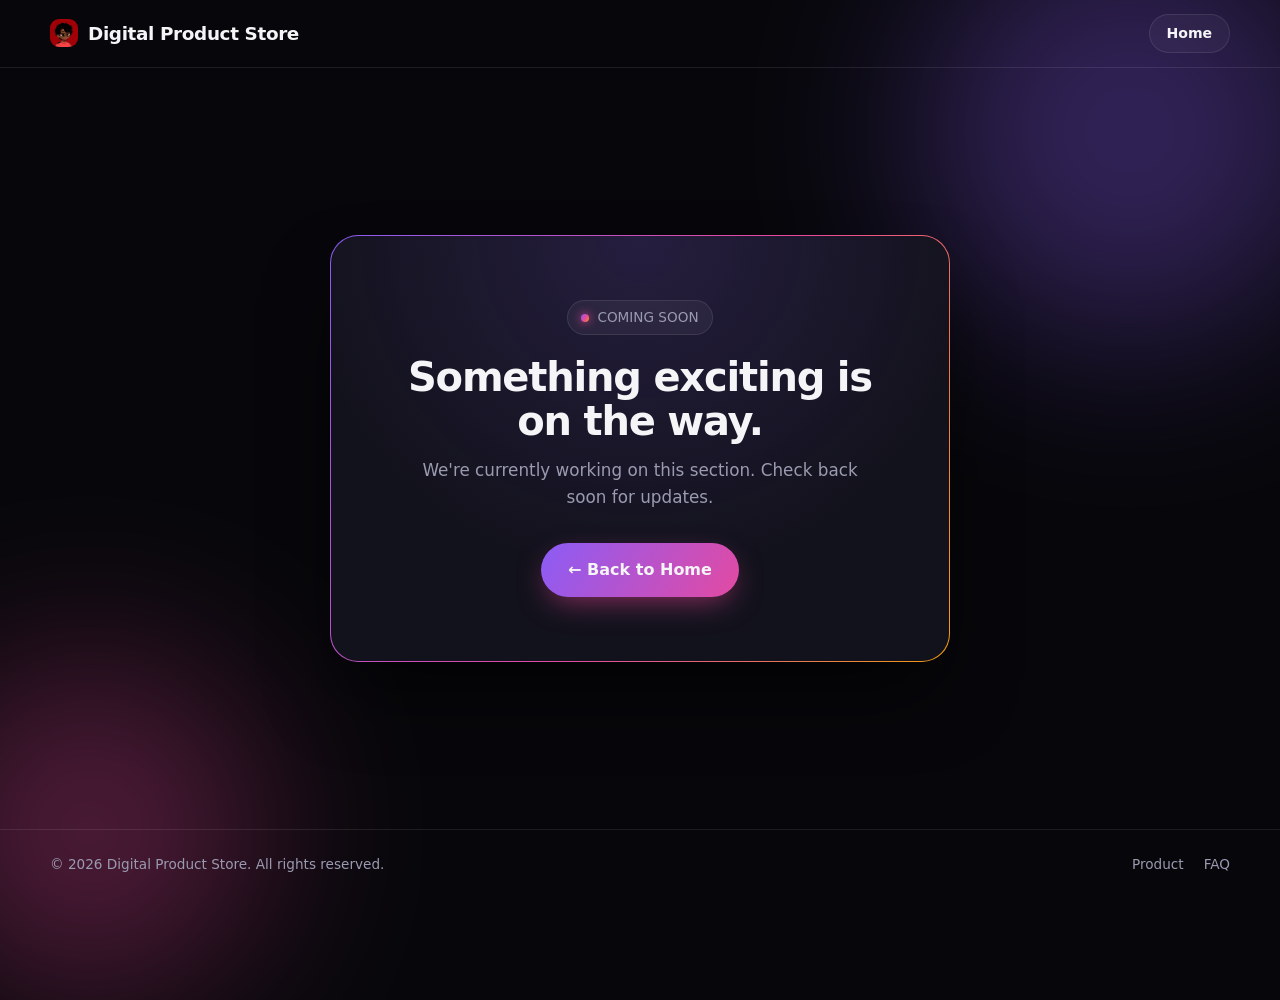
<file: coming-soon.html>
<!DOCTYPE html>
<html lang="en">
<head>
<meta charset="utf-8">
<meta name="viewport" content="width=device-width,initial-scale=1">
<title>Coming Soon — Digital Product Store</title>
<meta name="description" content="Something exciting is on the way.">
<meta name="theme-color" content="#07070b">

<style>
/* ===== BASE TOKENS & STYLES ===== */
:root {
  --bg: #07070b;
  --bg2: #0d0d15;
  --card: #12121c;
  --line: rgba(255, 255, 255, 0.09);
  --tx: #f5f5f7;
  --mu: #9a9ab0;
  --a: #8b5cf6;
  --b: #ec4899;
  --c: #f59e0b;
  --grad: linear-gradient(120deg, var(--a), var(--b) 55%, var(--c));
  --nav: 68px;
  --ease: cubic-bezier(.2, .8, .2, 1);
}

* { box-sizing: border-box; margin: 0; }
body {
  font: 16px/1.6 system-ui, -apple-system, "Segoe UI", Roboto, sans-serif;
  background: var(--bg);
  color: var(--tx);
  overflow-x: hidden;
  -webkit-font-smoothing: antialiased;
}
img { max-width: 100%; display: block; }
a { color: inherit; text-decoration: none; }
button { font: inherit; color: inherit; cursor: pointer; border: 0; background: none; }

.wrap { width: min(1180px, 100% - 40px); margin-inline: auto; }
.narrow { width: min(760px, 100% - 40px); }
.small { font-size: .85rem; }
.mu { color: var(--mu); }

/* Ambient background glows */
.glow {
  position: absolute;
  border-radius: 50%;
  filter: blur(90px);
  opacity: .32;
  pointer-events: none;
}
.g1 {
  width: 420px;
  height: 420px;
  background: var(--a);
  top: -80px;
  right: -60px;
  animation: drift 14s ease-in-out infinite alternate;
}
.g2 {
  width: 340px;
  height: 340px;
  background: var(--b);
  bottom: -100px;
  left: -80px;
  animation: drift 18s ease-in-out infinite alternate-reverse;
}
@keyframes drift {
  to { transform: translate3d(40px, 30px, 0) scale(1.15); }
}

/* Page Layout */
.cs-page {
  min-height: 100svh;
  display: flex;
  flex-direction: column;
  justify-content: space-between;
  position: relative;
  overflow: hidden;
}

/* Nav */
.nav {
  height: var(--nav);
  display: flex;
  align-items: center;
  border-bottom: 1px solid var(--line);
  position: relative;
  z-index: 10;
}
.nav .wrap {
  display: flex;
  align-items: center;
  justify-content: space-between;
  width: min(1180px, 100% - 40px);
}
.brand {
  display: inline-flex;
  align-items: center;
  gap: 10px;
  font-weight: 800;
  font-size: 1.15rem;
  letter-spacing: -.02em;
}
.logo {
  width: 28px;
  height: 28px;
  border-radius: 9px;
  background: var(--grad);
  overflow: hidden;
}
.logo img {
  width: 100%;
  height: 100%;
  object-fit: cover;
}

/* Buttons */
.btn {
  display: inline-flex;
  align-items: center;
  justify-content: center;
  padding: .9em 1.7em;
  border-radius: 999px;
  font-weight: 700;
  transition: box-shadow .3s, background .3s;
}
.btn-p {
  background: var(--grad);
  background-size: 200% 200%;
  animation: grad 6s ease infinite;
  box-shadow: 0 10px 30px -8px rgba(236, 72, 153, .6);
}
.btn-p:hover {
  box-shadow: 0 16px 44px -8px rgba(236, 72, 153, .8);
}
.btn-g {
  border: 1px solid var(--line);
  background: rgba(255, 255, 255, .04);
}
.btn-g:hover {
  background: rgba(255, 255, 255, .1);
}
@keyframes grad { 50% { background-position: 100% 50%; } }

/* Centered Card Content */
.cs-main {
  flex: 1;
  display: grid;
  place-items: center;
  padding: clamp(32px, 6vw, 64px) 0;
  position: relative;
  z-index: 1;
}

.cs-card {
  max-width: 620px;
  width: 100%;
  margin-inline: auto;
  text-align: center;
  padding: clamp(36px, 6vw, 64px) clamp(20px, 5vw, 44px);
  border-radius: 28px;
  background:
    radial-gradient(circle at 50% 0%, rgba(139, 92, 246, 0.16), transparent 65%),
    linear-gradient(var(--card), var(--card)) padding-box,
    var(--grad) border-box;
  border: 1px solid transparent;
  box-shadow: 0 40px 80px -20px rgba(0, 0, 0, .75);
  display: flex;
  flex-direction: column;
  align-items: center;
}

.badge {
  display: inline-flex;
  align-items: center;
  gap: 8px;
  padding: .4em 1em;
  border-radius: 999px;
  border: 1px solid var(--line);
  background: rgba(255, 255, 255, .05);
  font-size: .85rem;
  color: var(--mu);
  margin-bottom: 20px;
}
.badge::before {
  content: "";
  width: 8px;
  height: 8px;
  border-radius: 50%;
  background: var(--grad);
  box-shadow: 0 0 10px var(--b);
  animation: cs-pulse 2s infinite ease-in-out;
}
@keyframes cs-pulse {
  0%, 100% { opacity: .4; transform: scale(.9); }
  50% { opacity: 1; transform: scale(1.15); }
}

.cs-subtitle {
  font-size: clamp(1.8rem, 4.4vw, 2.5rem);
  line-height: 1.1;
  letter-spacing: -.03em;
  font-weight: 800;
  margin-bottom: 14px;
}
.cs-lead {
  color: var(--mu);
  font-size: 1.05rem;
  max-width: 44ch;
  margin: 0 auto 32px;
}

/* Footer */
footer {
  border-top: 1px solid var(--line);
  padding: 24px 0;
  position: relative;
  z-index: 1;
}
footer .wrap {
  display: flex;
  justify-content: space-between;
  align-items: center;
  flex-wrap: wrap;
  gap: 16px;
}
@media (max-width: 640px) {
  footer .wrap { justify-content: center; text-align: center; }
}
</style>
</head>
<body class="cs-page">
  <i class="glow g1" aria-hidden="true"></i>
  <i class="glow g2" aria-hidden="true"></i>

  <!-- Header -->
  <header class="nav">
    <div class="wrap">
      <a href="index.html" class="brand">
        <i class="logo"><img src="logo.png" alt="Logo"></i>
        <span>Digital Product Store</span>
      </a>
      <div>
        <a href="index.html" class="btn btn-g" style="padding: .5em 1.2em; font-size: .88rem;">Home</a>
      </div>
    </div>
  </header>

  <!-- Coming Soon Card -->
  <main class="cs-main">
    <div class="wrap narrow">
      <div class="cs-card">
        <span class="badge">COMING SOON</span>
        <h1 class="cs-subtitle">Something exciting is on the way.</h1>
        <p class="cs-lead">We're currently working on this section. Check back soon for updates.</p>
        <a href="index.html" class="btn btn-p">&larr; Back to Home</a>
      </div>
    </div>
  </main>

  <!-- Footer -->
  <footer>
    <div class="wrap">
      <p class="mu small">&copy; <span id="yr"></span> Digital Product Store. All rights reserved.</p>
      <nav style="display: flex; gap: 20px;">
        <a href="index.html#product" class="mu small">Product</a>
        <a href="index.html#faq" class="mu small">FAQ</a>
      </nav>
    </div>
  </footer>

  <script>
    const yr = document.getElementById('yr');
    if (yr) yr.textContent = new Date().getFullYear();
  </script>
</body>
</html>
</file>
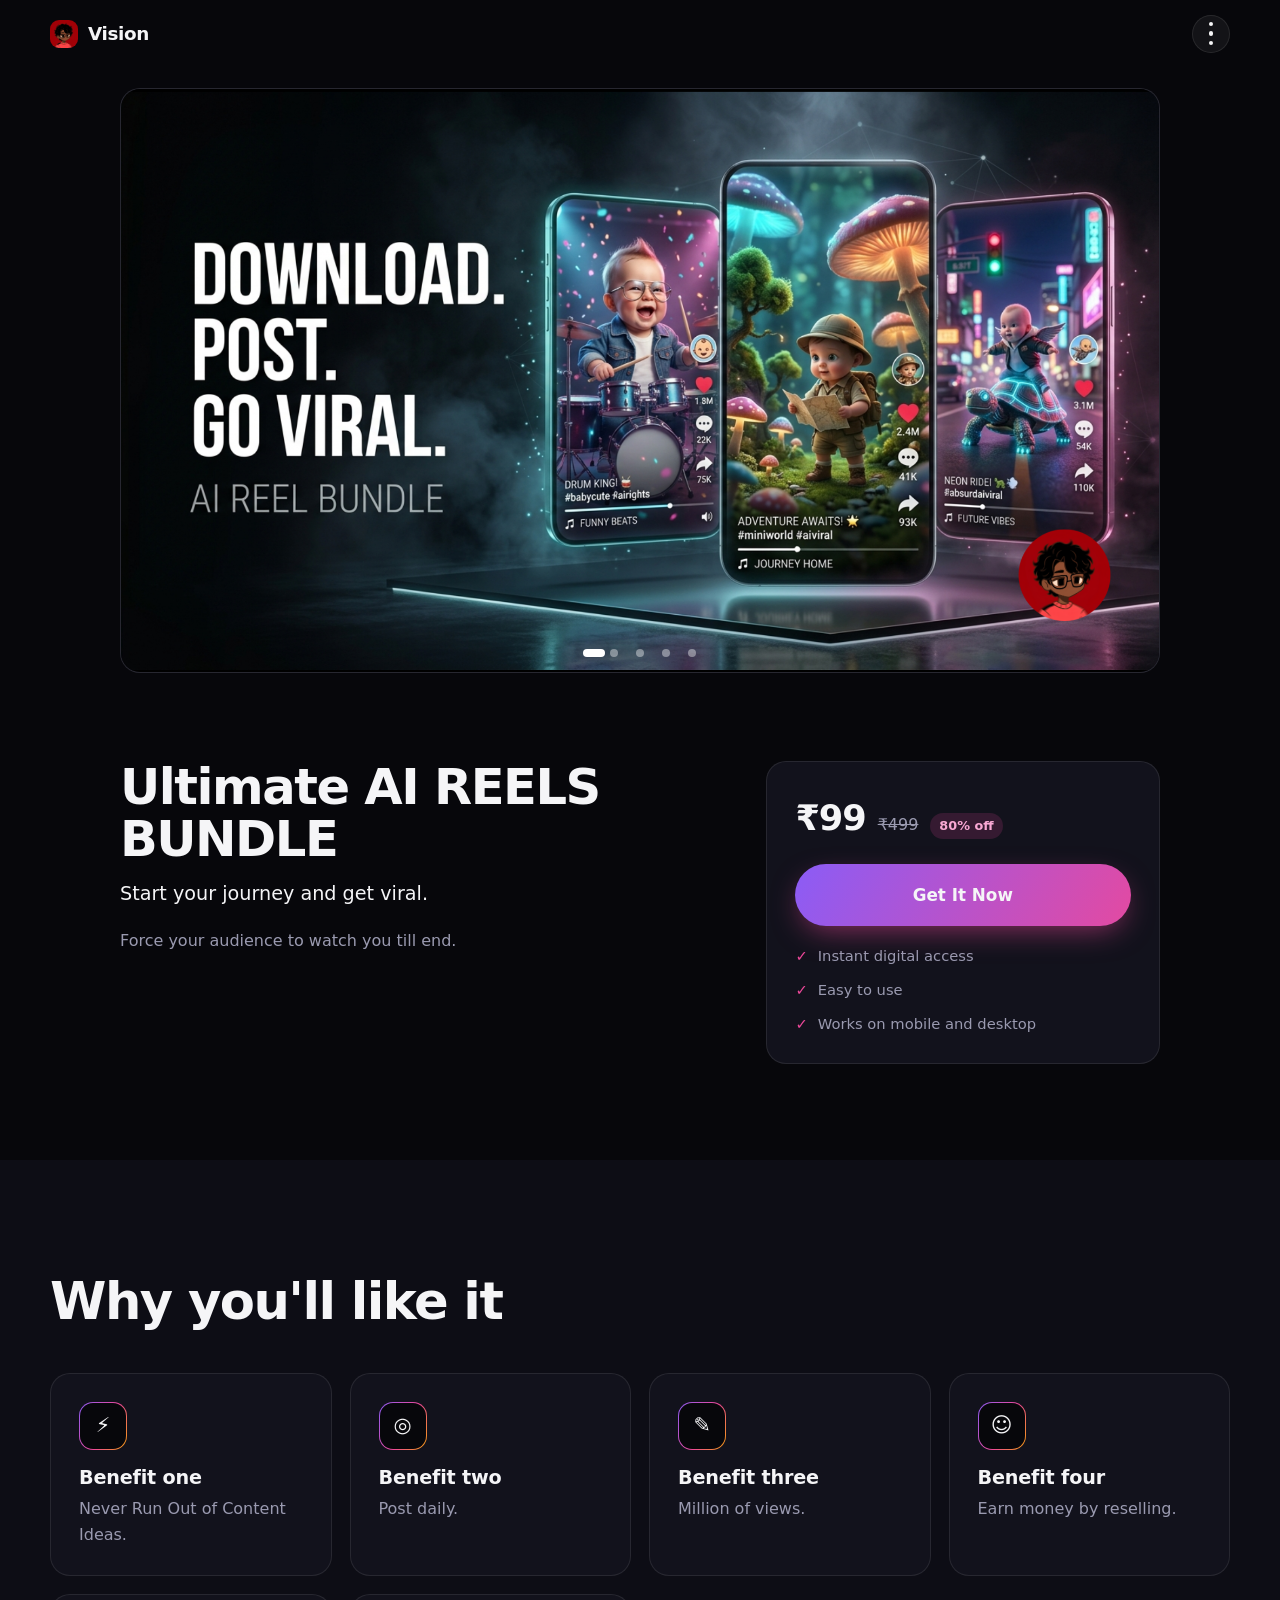
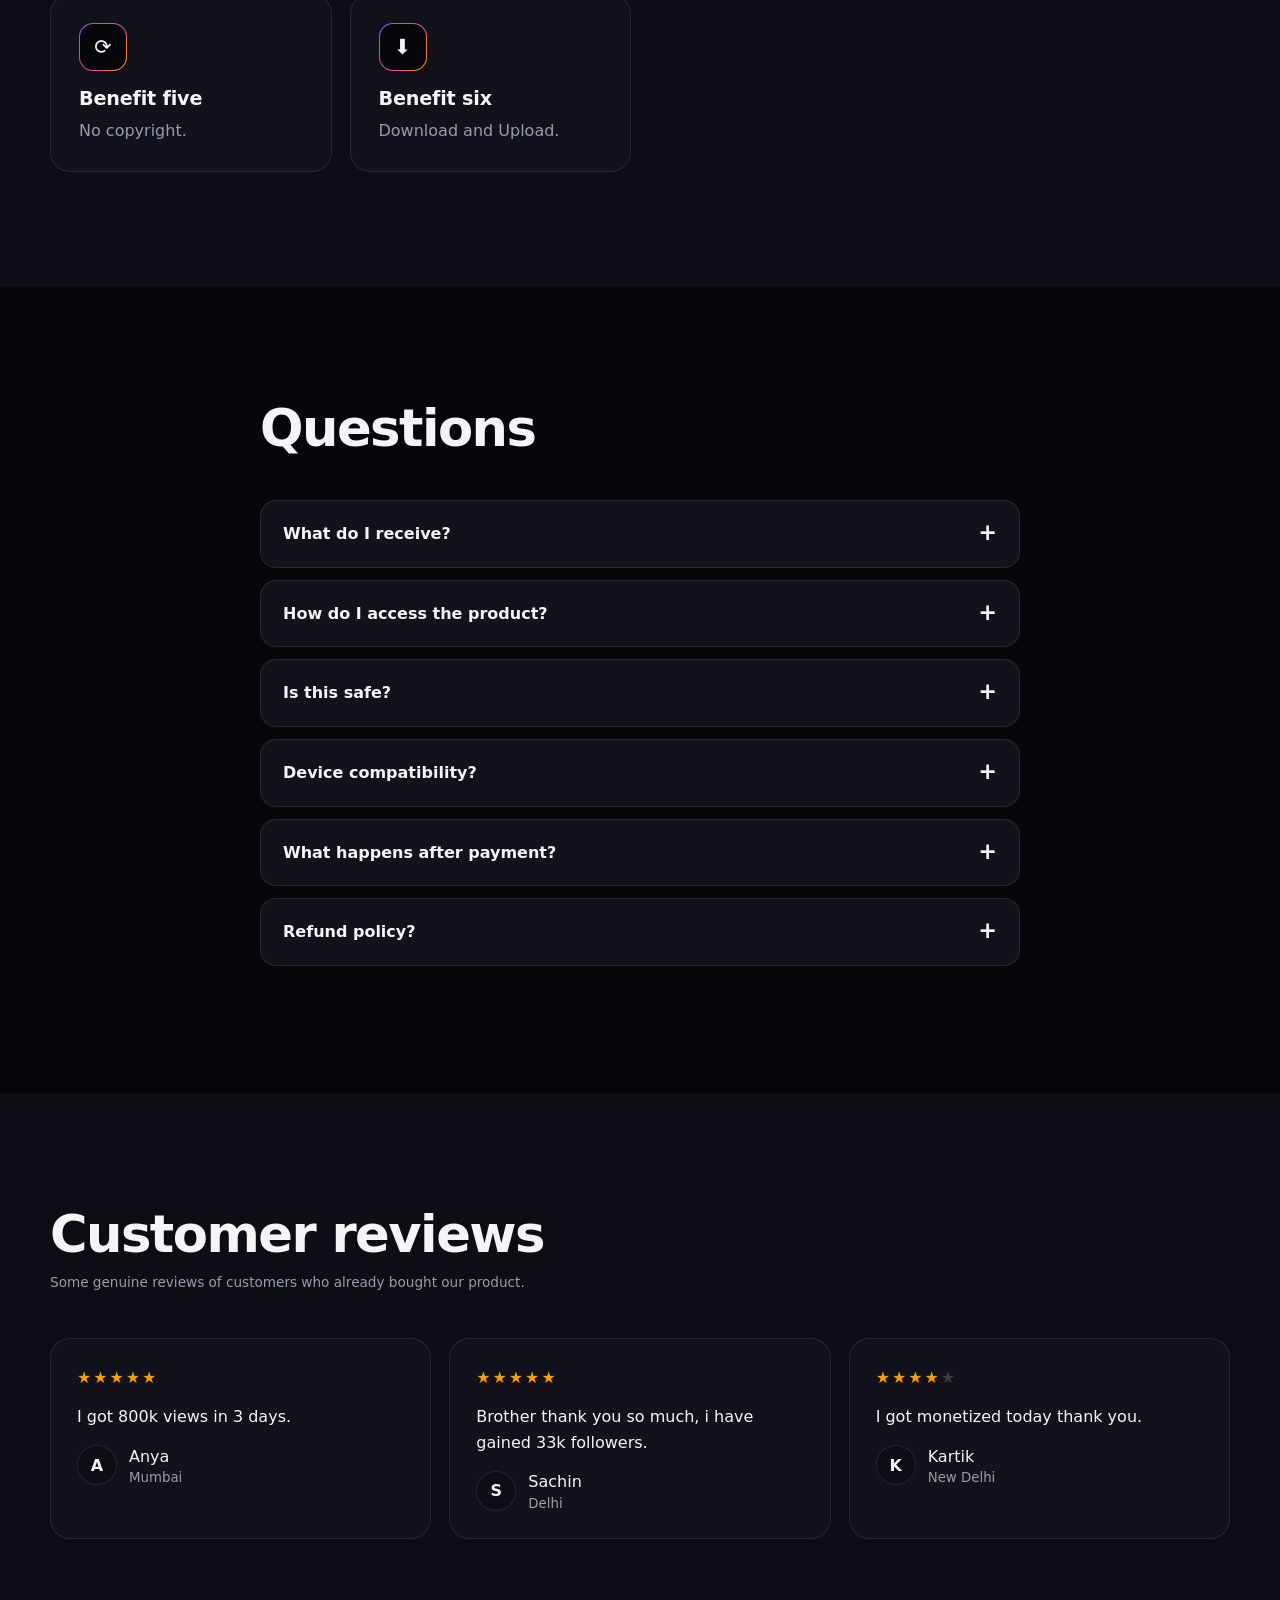
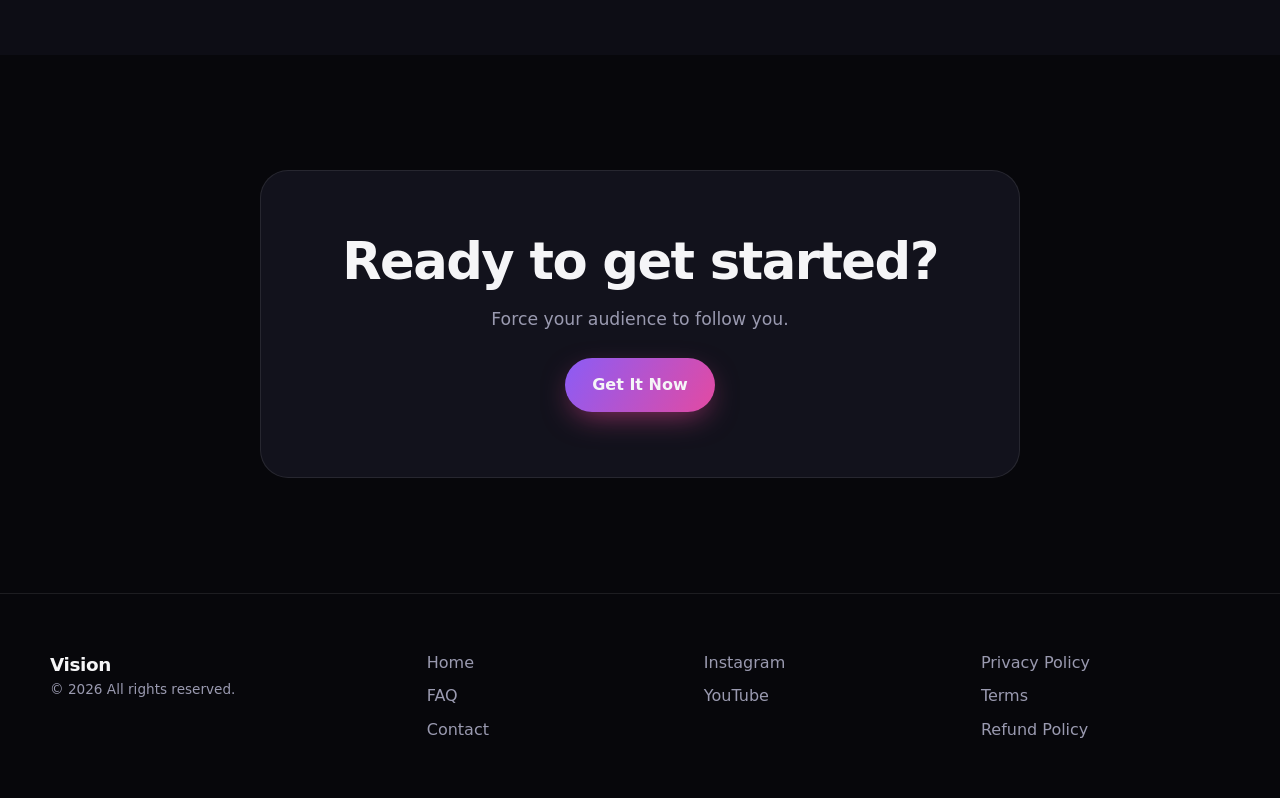
<file: product2.html>
<!DOCTYPE html>
<html lang="en">
<head>
<meta charset="utf-8">
<meta name="viewport" content="width=device-width,initial-scale=1">
<title>Product</title>
<meta name="description" content="Digital product details.">
<meta name="theme-color" content="#07070b">
<!-- product.css is fully standalone: this page needs only product.css and product.js -->
<link rel="stylesheet" href="style2.css">
<noscript><style>.reveal{opacity:1!important}</style></noscript>
</head>
<body>

<header class="nav" id="nav"><div class="wrap">
  <a href="index.html" class="brand"><i class="logo"><img src="logo.png" alt="Logo"></i><span data-cfg="brand"></span></a>
    <!-- 3-DOTS BUTTON -->
  <button class="dots-btn" id="menuBtn" aria-label="Toggle navigation" aria-expanded="false">
    <span></span>
    <span></span>
    <span></span>
  </button>

  <!-- DROPDOWN MENU -->
  <nav class="menu-dropdown" id="menuDropdown">
    <a href="index.html" class="menu-item">Home</a>
    <a href="#highlights" class="menu-item">Features</a>
    <a href="#faq" class="menu-item">FAQ</a>
    <a href="#contact" class="menu-item">Contact</a>
  </nav>

</div></header>

<main>
<!-- 1. CREATIVE SHOWCASE (16:9). Edit the image list in product.js → CONFIG.slides -->
<section class="shot" aria-label="Product creatives"><div class="wrap">
  <div class="reel" id="reel" tabindex="0" role="region" aria-roledescription="carousel" aria-label="Product creatives">
    <div class="slides" id="slides"></div>
    <button class="arr prev" id="prev" aria-label="Previous creative">&#8249;</button>
    <button class="arr next" id="next" aria-label="Next creative">&#8250;</button>
    <div class="dots" id="dots"></div>
  </div>
</div></section>

<!-- 2. PRODUCT INFO. Text comes from product.js → CONFIG -->
<section class="info"><div class="wrap info-grid">
  <div class="reveal">
    <h1 data-cfg="productName"></h1>
    <p class="tagline" data-cfg="tagline"></p>
    <p class="mu desc" data-cfg="description"></p>
  </div>
  <aside class="buy reveal" aria-label="Purchase">
    <div class="price-row"><b class="price" data-price></b><s class="orig" data-orig></s><span class="off" data-off></span></div>
    <!-- PAYMENT: every [data-buy] button runs startCheckout() in product.js -->
    <button class="btn btn-p magnetic" data-buy>Get It Now</button>
    <ul class="incl" id="highlights"></ul>
  </aside>
</div></section>

<!-- 3. BENEFITS (edit CONFIG.benefits) -->
<section class="alt"><div class="wrap">
  <div class="head reveal"><h2>Why you'll like it</h2></div>
  <div class="grid" id="benefits"></div>
</div></section>

<!-- 4. FAQ (edit CONFIG.faq) -->
<section id="faq"><div class="wrap narrow">
  <div class="head reveal"><h2>Questions</h2></div>
  <div id="faqList"></div>
</div></section>

<!-- 5. REVIEWS: DEMO PLACEHOLDERS. Edit or delete CONFIG.reviews -->
<section class="alt" id="reviewsSection"><div class="wrap">
  <div class="head reveal"><h2>Customer reviews</h2><p class="mu small" id="reviewsNote"></p></div>
  <div class="grid" id="reviews"></div>
</div></section>

<!-- 6. FINAL CTA -->
<section><div class="wrap">
  <div class="cta-box reveal">
    <h2 data-cfg="finalHeadline"></h2>
    <p class="lead" data-cfg="finalText"></p>
    <button class="btn btn-p magnetic" data-buy>Get It Now</button>
  </div>
</div></section>
</main>

<footer id="contact"><div class="wrap foot">
  <div><b class="brand" data-cfg="brand"></b><p class="mu small">&copy; <span id="yr"></span> All rights reserved.</p></div>
  <nav aria-label="Footer"><a href="index.html">Home</a><a href="#faq">FAQ</a><a data-link="contact">Contact</a></nav>
  <nav aria-label="Social"><a data-link="instagram" target="_blank" rel="noopener">Instagram</a><a data-link="youtube" target="_blank" rel="noopener">YouTube</a></nav>
  <nav aria-label="Legal"><a data-link="privacy">Privacy Policy</a><a data-link="terms">Terms</a><a data-link="refund">Refund Policy</a></nav>
</div></footer>

<div class="toast" id="toast" role="status"></div>
<script src="script2.js"></script>
</body>
</html>
</file>
<file: style2.css>
/* =====================================================================
   product.css — fully standalone stylesheet for product.html
   (same design language as the homepage: colors, type, buttons, cards)
   Change the look of the whole page from the variables below.
   ===================================================================== */
:root{--bg:#07070b;--bg2:#0d0d15;--card:#12121c;--line:rgba(255,255,255,.09);--tx:#f5f5f7;--mu:#9a9ab0;--a:#8b5cf6;--b:#ec4899;--c:#f59e0b;--grad:linear-gradient(120deg,var(--a),var(--b) 55%,var(--c));--r:20px;--ease:cubic-bezier(.2,.8,.2,1);--nav:68px}

/* ---------- base ---------- */
*{box-sizing:border-box;margin:0}
html{scroll-behavior:smooth;scroll-padding-top:80px}
body{font:16px/1.6 system-ui,-apple-system,"Segoe UI",Roboto,sans-serif;background:var(--bg);color:var(--tx);overflow-x:hidden;-webkit-font-smoothing:antialiased}
img{max-width:100%;display:block}a{color:inherit;text-decoration:none}ul{list-style:none;padding:0}
button{font:inherit;color:inherit;cursor:pointer;border:0;background:none}
:focus-visible{outline:2px solid var(--b);outline-offset:3px}
.wrap{width:min(1180px,100% - 40px);margin-inline:auto}.narrow{width:min(760px,100% - 40px)}
section{padding:clamp(64px,9vw,120px) 0;position:relative}.alt{background:var(--bg2)}
h1,h2,h3{line-height:1.05;letter-spacing:-.03em;font-weight:800}
h2{font-size:clamp(1.9rem,4.4vw,3.2rem)}h3{font-size:1.2rem;letter-spacing:-.01em}
.mu{color:var(--mu)}.small{font-size:.85rem}.lead{color:var(--mu);font-size:1.08rem;max-width:52ch;margin:18px 0 24px}
.head{margin-bottom:44px;display:grid;gap:10px}

/* ---------- buttons ---------- */
.btn{display:inline-flex;align-items:center;justify-content:center;padding:.9em 1.7em;border-radius:999px;font-weight:700;transition:box-shadow .3s;will-change:transform}
.btn-p{background:var(--grad);background-size:200% 200%;animation:grad 6s ease infinite;box-shadow:0 10px 30px -8px rgba(236,72,153,.6)}
.btn-p:hover{box-shadow:0 16px 44px -8px rgba(236,72,153,.8)}
@keyframes grad{50%{background-position:100% 50%}}

/* ---------- navbar ---------- */
.nav{position:fixed;inset:0 0 auto;z-index:50;height:var(--nav);border-bottom:1px solid transparent;transition:background .3s,border-color .3s}
.nav.scrolled{background:rgba(7,7,11,.78);backdrop-filter:blur(14px);-webkit-backdrop-filter:blur(14px);border-color:var(--line)}
.nav .wrap{height:100%;display:flex;align-items:center;justify-content:space-between;gap:16px}
.brand{display:inline-flex;align-items:center;gap:10px;font-weight:800;font-size:1.15rem;letter-spacing:-.02em}
.logo{width:28px;height:28px;border-radius:9px;background:var(--grad);overflow:hidden}.logo img{width:100%;height:100%;object-fit:cover}
/* 3-Dots Button */
.dots-btn {
  display: flex;
  flex-direction: column;
  justify-content: center;
  align-items: center;
  gap: 5px;
  width: 38px;
  height: 38px;
  border-radius: 50%;
  cursor: pointer;
  z-index: 60;
  padding: 0;
  background: rgba(255, 255, 255, 0.05);
  border: 1px solid var(--line);
  transition: background 0.3s ease, border-color 0.3s ease, transform 0.4s var(--ease);
}

.dots-btn:hover {
  background: rgba(255, 255, 255, 0.1);
  border-color: rgba(236, 72, 153, 0.4);
}

/* The 3 Dots */
.dots-btn span {
  display: block;
  width: 4.5px;
  height: 4.5px;
  background: var(--tx);
  border-radius: 50%;
  transition: transform 0.35s cubic-bezier(0.2, 0.8, 0.2, 1),
              width 0.35s ease,
              border-radius 0.35s ease,
              opacity 0.25s ease,
              background 0.3s ease;
}

/* --- Cool Morphing into 'X' when Open --- */
.dots-btn.open {
  transform: rotate(90deg);
  border-color: var(--b);
  box-shadow: 0 0 15px rgba(236, 72, 153, 0.35);
}

/* Top dot expands into the first arm of the X */
.dots-btn.open span:nth-child(1) {
  width: 18px;
  border-radius: 3px;
  background: var(--b);
  transform: translateY(9.5px) rotate(45deg);
}

/* Center dot fades out */
.dots-btn.open span:nth-child(2) {
  opacity: 0;
  transform: scale(0.2);
}

/* Bottom dot expands into the second arm of the X */
.dots-btn.open span:nth-child(3) {
  width: 18px;
  border-radius: 3px;
  background: var(--b);
  transform: translateY(-9.5px) rotate(-45deg);
}

/* Dropdown Container */
.menu-dropdown {
  position: absolute;
  top: calc(var(--nav) + 6px);
  right: 20px;
  background: rgba(18, 18, 28, 0.96);
  backdrop-filter: blur(16px);
  -webkit-backdrop-filter: blur(16px);
  border: 1px solid var(--line);
  border-radius: var(--r);
  padding: 10px;
  display: flex;
  flex-direction: column;
  gap: 4px;
  min-width: 160px;
  box-shadow: 0 12px 30px rgba(0, 0, 0, 0.45);
  opacity: 0;
  transform: translateY(-8px) scale(0.96);
  pointer-events: none;
  transition: opacity 0.25s ease, transform 0.25s ease;
}

.menu-dropdown.open {
  opacity: 1;
  transform: translateY(0) scale(1);
  pointer-events: auto;
}

.menu-item {
  color: var(--mu);
  padding: 10px 14px;
  border-radius: 12px;
  font-size: 0.95rem;
  font-weight: 600;
  transition: color 0.2s, background 0.2s;
}

.menu-item:hover {
  color: var(--tx);
  background: rgba(255, 255, 255, 0.08);
}

/* ---------- image frame + placeholder (an <img> fills the frame) ---------- */
.frame{position:relative;overflow:hidden;width:100%;aspect-ratio:var(--ar,4/3);background:var(--card)}
.frame img{position:absolute;inset:0;width:100%;height:100%;object-fit:cover}
.image-placeholder{position:absolute;inset:0;display:grid;place-items:center;text-align:center;padding:12px;font:700 .75rem/1.3 ui-monospace,Menlo,monospace;letter-spacing:.12em;color:var(--mu);border:1px dashed rgba(255,255,255,.2);background:repeating-linear-gradient(45deg,rgba(255,255,255,.035) 0 12px,transparent 12px 24px),linear-gradient(135deg,#1c1c2e,#0f0f18)}

/* ---------- scroll reveal ---------- */
.reveal{opacity:0}.reveal.in{opacity:1;animation:up .8s var(--ease) backwards;animation-delay:calc(var(--i,0)*90ms)}
@keyframes up{from{opacity:0;transform:translateY(30px)}}

/* =====================================================================
   1. CREATIVE SHOWCASE (16:9)
   ===================================================================== */
main{padding-top:calc(var(--nav) + 20px)}
section.shot{padding:0 0 clamp(28px,5vw,48px)}.shot .wrap{width:min(1040px,100% - 40px)}
.reel{position:relative;isolation:isolate;overflow:hidden;aspect-ratio:16/9;--ar:16/9;border-radius:var(--r);border:1px solid var(--line);background:var(--card);touch-action:pan-y;user-select:none;-webkit-user-select:none;cursor:grab}
.reel:active{cursor:grabbing}
.slides{display:flex;height:100%;transform:translate3d(calc(var(--i,0) * -100% + var(--dx,0px)),0,0);transition:transform .7s var(--ease);will-change:transform}
.slides.drag{transition:none}
.slide{flex:0 0 100%;min-width:0;height:100%}
.slide .frame{height:100%;aspect-ratio:auto}
.arr{position:absolute;top:50%;translate:0 -50%;width:48px;height:48px;border-radius:50%;background:rgba(10,10,16,.7);backdrop-filter:blur(8px);-webkit-backdrop-filter:blur(8px);border:1px solid var(--line);font-size:1.8rem;line-height:1;z-index:2;opacity:0;transition:opacity .3s,background .2s}
.arr:hover{background:rgba(139,92,246,.6)}.prev{left:14px}.next{right:14px}
.reel:hover .arr,.reel:focus-within .arr{opacity:1}
.dots {
  position: absolute;
  left: 50%;
  bottom: 8px;
  translate: -50% 0;
  z-index: 2;
  display: flex;
  gap: 4px;
  background: none;
  backdrop-filter: none;
  -webkit-backdrop-filter: none;
  padding: 0;
}

.dot{width:22px;height:22px;display:grid;place-items:center}
.dot::before{content:"";width:8px;height:8px;border-radius:999px;background:rgba(255,255,255,.4);transition:width .3s var(--ease),background .3s}
.dot.on::before{width:22px;background:#fff}

/* =====================================================================
   2. PRODUCT INFO
   ===================================================================== */
section.info{padding:clamp(20px,4vw,40px) 0 clamp(56px,8vw,96px)}
.info-grid{width:min(1040px,100% - 40px);display:grid;grid-template-columns:1.5fr 1fr;gap:clamp(24px,5vw,56px);align-items:start}
.info-grid>*{min-width:0}
.info h1{font-size:clamp(2rem,4.6vw,3.1rem)}
.tagline{font-size:1.2rem;margin:14px 0 18px}
.desc{max-width:58ch}
.buy{padding:28px;border-radius:var(--r);background:var(--card);border:1px solid var(--line);display:grid;gap:18px}
.price-row{display:flex;align-items:baseline;flex-wrap:wrap;gap:12px}
.price{font-size:2.2rem;font-weight:800;letter-spacing:-.03em}
.orig{color:var(--mu)}.off{padding:.2em .7em;border-radius:999px;background:rgba(236,72,153,.16);color:#f9a8d4;font-size:.8rem;font-weight:700}.off:empty,.orig:empty{display:none}
.buy .btn{width:100%;padding-block:1.05em;font-size:1.05rem}
.incl{display:grid;gap:10px;color:var(--mu);font-size:.92rem}.incl li::before{content:"✓";color:var(--b);font-weight:800;margin-right:10px}

/* =====================================================================
   3. BENEFITS
   ===================================================================== */
.grid{display:grid;grid-template-columns:repeat(auto-fit,minmax(250px,1fr));gap:18px}
.tile{padding:28px;border-radius:var(--r);background:var(--card);border:1px solid var(--line);transition:transform .35s var(--ease),border-color .3s}
.tile:hover{transform:translateY(-6px);border-color:rgba(236,72,153,.5)}
.tile p{color:var(--mu);margin-top:8px}
.ico {
  display: grid;
  place-items: center;
  width: 48px;
  height: 48px;
  margin-bottom: 18px;
  border-radius: 14px;
  background: linear-gradient(var(--bg), var(--bg)) padding-box, var(--grad) border-box;
  border: 1.5px solid transparent;
  font-size: 1.3rem;
  transition: transform .4s var(--ease), box-shadow .3s;
}

.tile:hover .ico {
  transform: rotate(-8deg) scale(1.1);
  box-shadow: 0 10px 24px -6px rgba(139, 92, 246, 0.4);
}

/* =====================================================================
   4. FAQ ACCORDION
   ===================================================================== */
.qa{border:1px solid var(--line);border-radius:16px;margin-bottom:12px;background:var(--card)}
.qa>button{width:100%;text-align:left;padding:20px 22px;display:flex;justify-content:space-between;gap:16px;font-weight:600}
.qa i{font-style:normal;font-size:1.4rem;line-height:1;transition:transform .3s var(--ease)}.qa.open i{transform:rotate(45deg)}
.ans{display:grid;grid-template-rows:0fr;transition:grid-template-rows .4s var(--ease)}.ans>div{overflow:hidden}.qa.open .ans{grid-template-rows:1fr}
.ans p{padding:0 22px 20px;color:var(--mu)}

/* =====================================================================
   5. REVIEWS (demo placeholders)
   ===================================================================== */
.rev{padding:26px;border-radius:var(--r);background:var(--card);border:1px solid var(--line);display:grid;gap:14px;align-content:start}
.stars{color:var(--c);letter-spacing:.12em}.stars .off-star{color:rgba(255,255,255,.18)}
.who{display:flex;align-items:center;gap:12px}.who small{color:var(--mu);display:block;line-height:1.3}
.av{width:40px;height:40px;border-radius:50%;overflow:hidden;display:grid;place-items:center;background:var(--bg2);border:1px solid var(--line);font-weight:700;flex:none}
.av img{width:100%;height:100%;object-fit:cover}

/* =====================================================================
   6. FINAL CTA + FOOTER
   ===================================================================== */
.cta-box{max-width:760px;margin-inline:auto;text-align:center;padding:clamp(32px,6vw,64px) 24px;border-radius:28px;background:var(--card);border:1px solid var(--line);display:grid;justify-items:center}
.cta-box .lead{margin-inline:auto}
footer{border-top:1px solid var(--line);padding:56px 0}
.foot{display:grid;grid-template-columns:1.4fr 1fr 1fr 1fr;gap:28px}.foot nav{display:grid;gap:8px;align-content:start;color:var(--mu)}.foot nav a:hover{color:var(--tx)}
.toast{position:fixed;left:50%;bottom:24px;z-index:120;translate:-50% 20px;max-width:90vw;padding:.8em 1.3em;border-radius:14px;background:#1d1d2b;border:1px solid var(--line);opacity:0;pointer-events:none;transition:.35s var(--ease);text-align:center}.toast.show{opacity:1;translate:-50% 0}

/* =====================================================================
   RESPONSIVE + ACCESSIBILITY
   ===================================================================== */
@media(max-width:900px){.foot{grid-template-columns:1fr 1fr}}
@media(max-width:820px){.info-grid{grid-template-columns:1fr}}
@media(max-width:640px){
  .back{display:none}.nav-r .btn{padding:.55em 1.1em;font-size:.9rem}
  .reel{border-radius:16px}.arr{opacity:1;width:36px;height:36px;font-size:1.5rem}.prev{left:8px}.next{right:8px}
  .buy{padding:22px}.foot{grid-template-columns:1fr}
}
@media(hover:none){.arr{opacity:1}}
@media(prefers-reduced-motion:reduce){
  *,*::before,*::after{animation-duration:.01ms!important;animation-iteration-count:1!important;transition-duration:.01ms!important;scroll-behavior:auto!important}
}
/* ===== LIGHTBOX (ENLARGE VIEW) ===== */
.lb {
  position: fixed;
  inset: 0;
  z-index: 100;
  display: grid;
  place-items: center;
  background: rgba(0, 0, 0, 0.9);
  opacity: 0;
  visibility: hidden;
  transition: 0.3s;
}
.lb.open {
  opacity: 1;
  visibility: visible;
}
.lb .box {
  width: min(90vw, 1000px);
  max-height: 86vh;
  border-radius: 16px;
  overflow: hidden;
}
.lb .frame {
  --ar: 16/9;
  max-height: 86vh;
}
.lb-x {
  position: absolute;
  top: 14px;
  right: 18px;
  font-size: 2.4rem;
  line-height: 1;
  z-index: 3;
}
/* Allow slides to register clicks cleanly on mobile and live sites */
.reel .slide {
  cursor: pointer;
  -webkit-tap-highlight-color: transparent;
}

/* Ensure lightbox appears above all headers and navigation */
.lb {
  z-index: 9999 !important;
  touch-action: pan-y;
}
</file>
